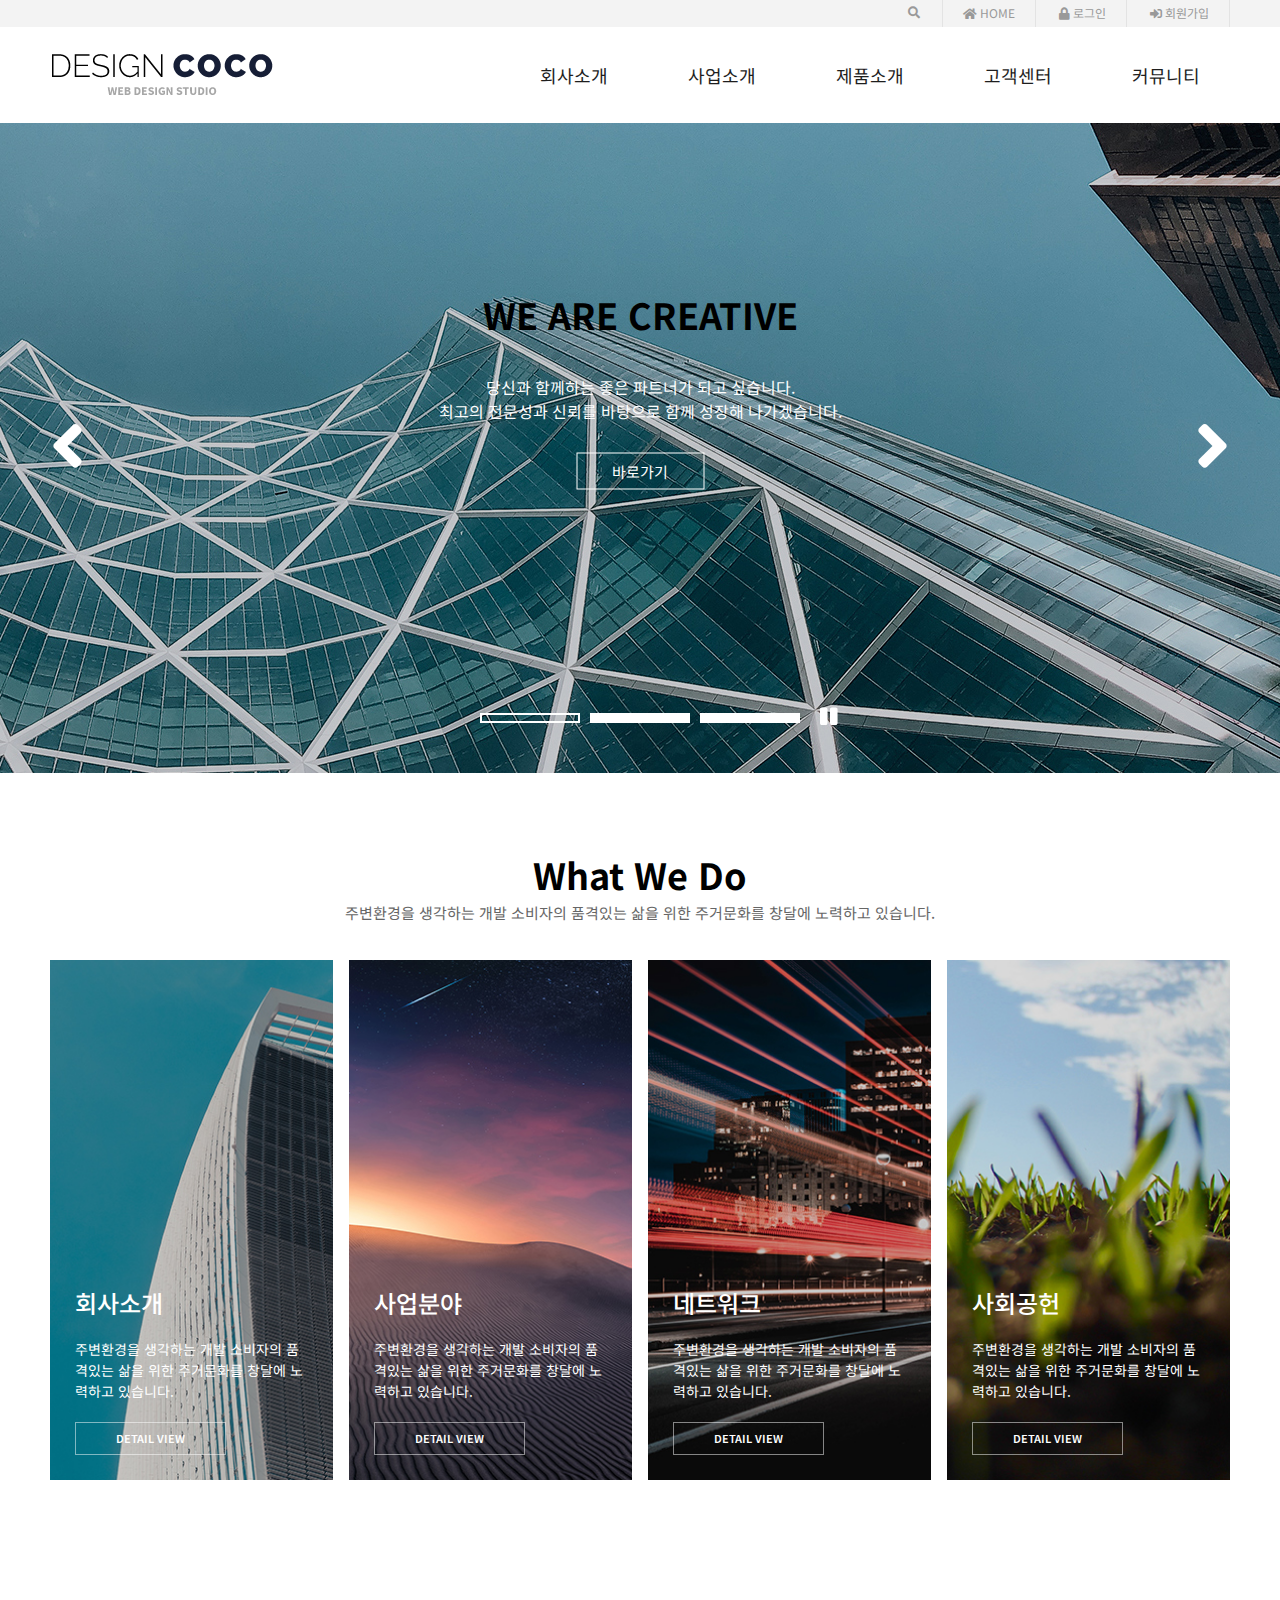
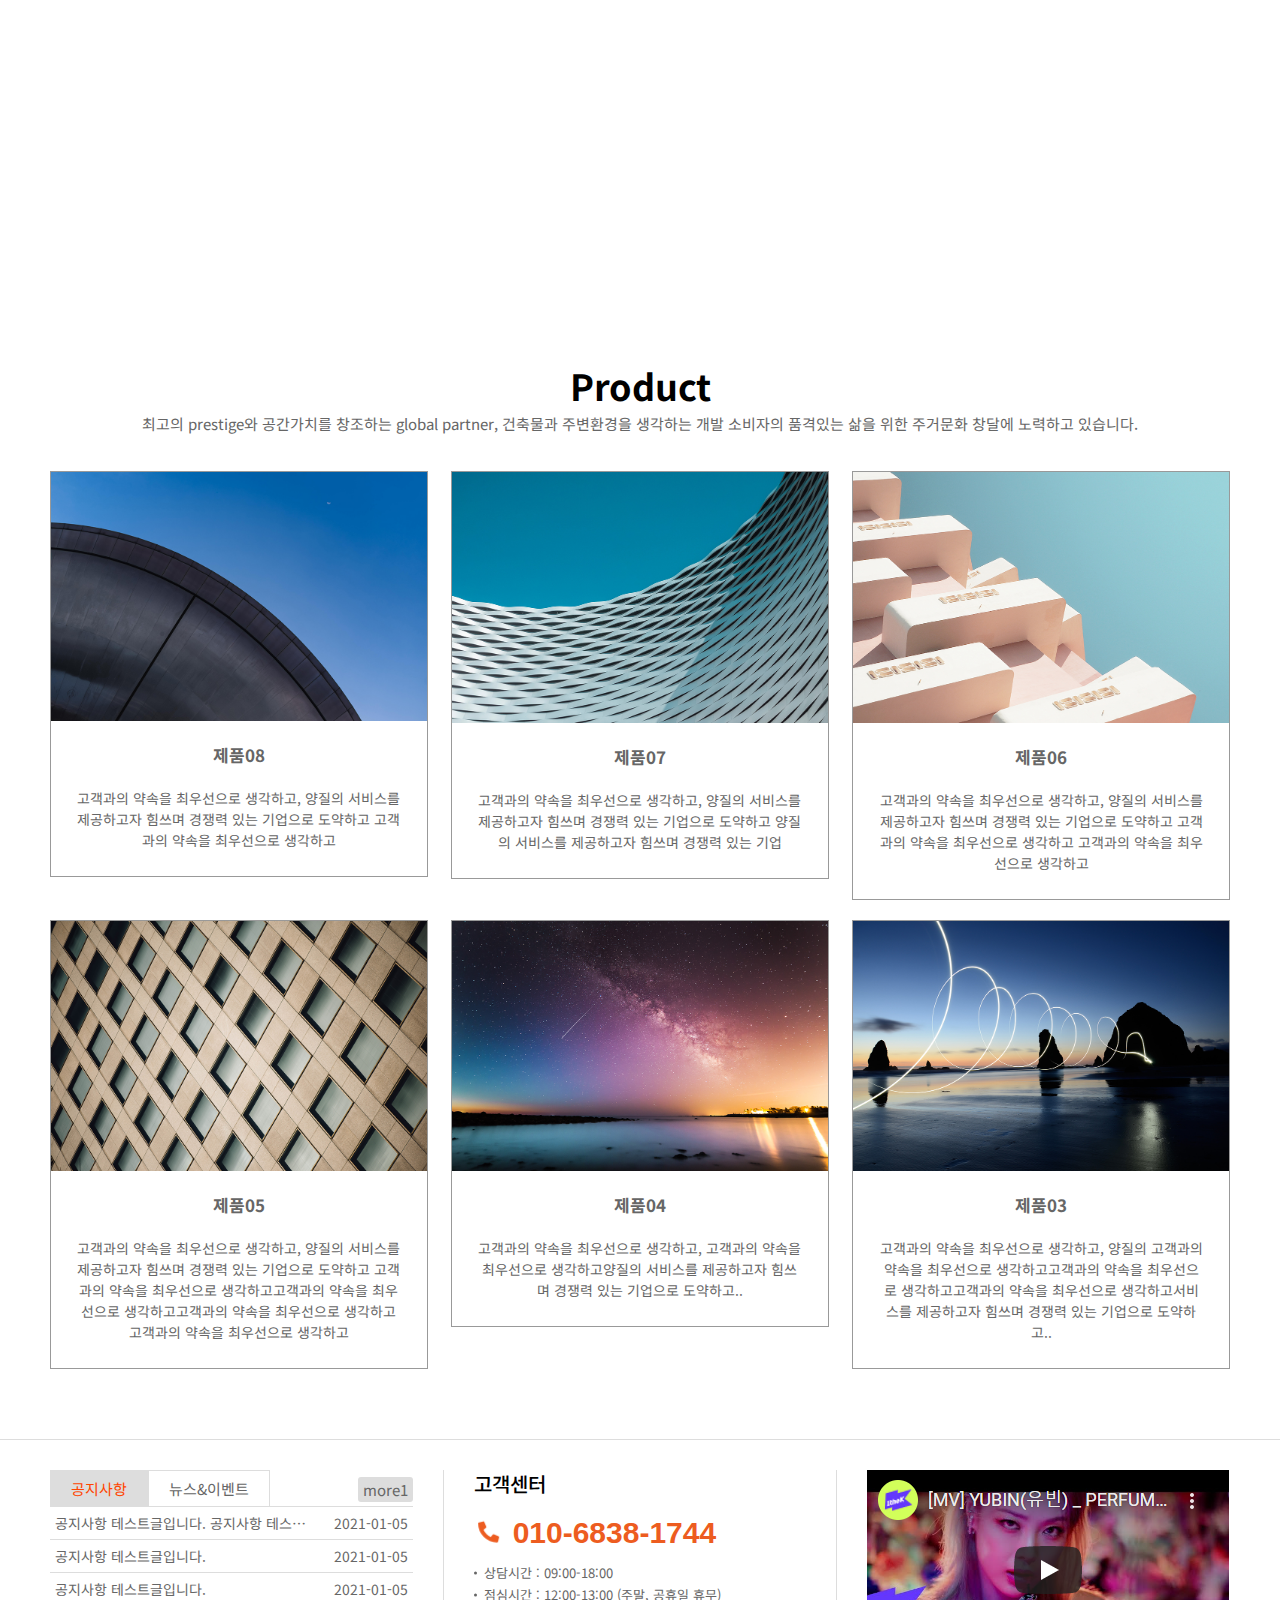
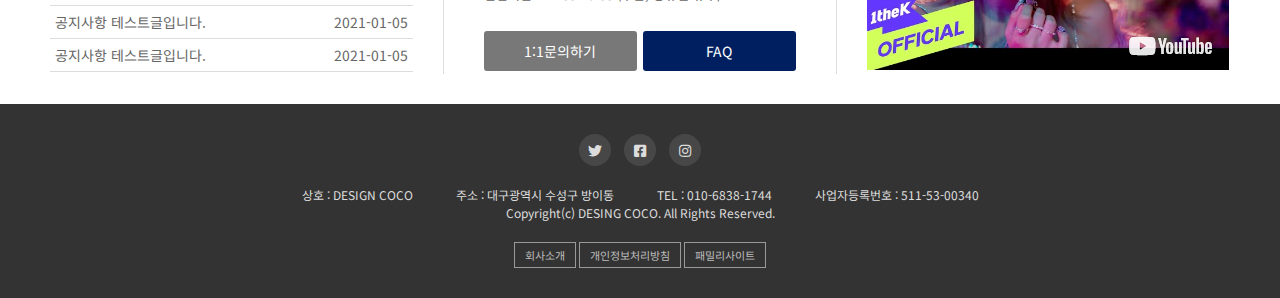
<file: index.html>
<!DOCTYPE html>
<html lang="ko">
<head>
    <meta charset="UTF-8">
    <meta name="viewport" content="width=device-width, initial-scale=1.0">
    <link rel="stylesheet" href="css/reset.css">
    <link rel="stylesheet" href="https://use.fontawesome.com/releases/v5.7.0/css/all.css">
    <link rel="stylesheet" href="css/animate.css">
    <link rel="stylesheet" href="css/slick.css">
    <link rel="stylesheet" href="css/index.css">
    <link rel="stylesheet" href="css/common.css">
    <link rel="stylesheet" href="css/rwdindex.css">
    <title>디자인코코</title>
    <script src="js/jquery-3.5.1.min.js"></script>
    <script src="js/slick.min.js"></script>
</head>

<!-- 1025px 이상에서는 기존스타일을 유지하시오. -->
<!-- 1024px 이하부터 햄버거 버튼(웹폰트아이콘)으로 네비게이션을 컨트롤하시오. 
    2단계 메뉴는 1단계 클릭했을때 나타나게 하시오. -->

<body>


    <div id="wrap">
        <header id="header">
            <div class="top_menu">
                <div class="row">
                    <div class="search">
                        <span class="blind">검색어 입력</span>
                        <input type="text" id="sbox" placeholder="검색어 입력">
                        <label for="sbox"><i class="fas fa-search"></i></label>
                    </div>
                    <a href="index.html"><i class="fas fa-home"></i> HOME</a>
                    <a href="#none"><i class="fas fa-lock"></i> 로그인</a>
                    <a href="join.html"><i class="fas fa-sign-in-alt"></i> 회원가입</a>
                </div>
            </div>
            <div class="row">
                <h1><a href="index.html"><img src="img/logo.png" alt="디자인코코"></a></h1>
                <div class="open">
                    <span class="blind">메뉴열기</span>
                    <i class='fas fa-bars'></i>
                </div>
                <nav id="nav">
                    <ul class="depth1 cf">
                        <li>
                            <a href="company.html">회사소개</a>
                            <ul class="depth2">
                                <li><a href="company.html">회사소개</a></li>
                                <li><a href="#none">CEO 인사말</a></li>
                                <li><a href="#none">회사연혁</a></li>
                                <li><a href="#none">오시는 길</a></li>
                            </ul>
                        </li>
                        <li>
                            <a href="#none">사업소개</a>
                            <ul class="depth2">
                                <li><a href="#none">사업분야</a></li>
                                <li><a href="#none">사업분야2</a></li>
                                <li><a href="#none">인증서</a></li>
                                <li><a href="#none">파트너</a></li>
                            </ul>
                        </li>
                        <li>
                            <a href="#none">제품소개</a>
                            <ul class="depth2">
                                <li><a href="#none">제품 01</a></li>
                                <li><a href="#none">제품 02</a></li>
                                <li><a href="#none">제품 03</a></li>
                                <li><a href="#none">제품 04</a></li>
                                <li><a href="#none">제품 05</a></li>
                            </ul>
                        </li>
                        <li>
                            <a href="#none">고객센터</a>
                            <ul class="depth2">
                                <li><a href="#none">고객상담</a></li>
                                <li><a href="#none">문의게시판</a></li>
                                <li><a href="#none">공지사항</a></li>
                            </ul>
                        </li>
                        <li>
                            <a href="#none">커뮤니티</a>
                            <ul class="depth2">
                                <li><a href="#none">FAQ</a></li>
                                <li><a href="#none">이벤트</a></li>
                            </ul>
                        </li>
                    </ul>
                </nav>
                <div class="close">
                    <span class="blind">메뉴열기</span>
                    <i class='fas fa-times'></i>
                </div>
            </div>
            
        </header>
        <section id="section">
            <article class="article1">
                <div class="slide-group">
                    <div class="slide slide1">
                        <div class="slide_text">
                            <h2>WE ARE CREATIVE</h2>
                            <p>당신과 함께하는 좋은 파트너가 되고 싶습니다.<br>
                                최고의 전문성과 신뢰를 바탕으로 함께 성장해 나가겠습니다. </p>
                            <a href="#none">바로가기</a>
                        </div>
                    </div>
                    <div class="slide slide2">
                        <div class="slide_text">
                            <h2>자연에 가치를 더하다</h2>
                            <p>당신과 함께하는 좋은 파트너가 되고 싶습니다.<br>
                                최고의 전문성과 신뢰를 바탕으로 함께 성장해 나가겠습니다. </p>
                            <a href="#none">바로가기</a>
                        </div>
                    </div>
                    <div class="slide slide3">
                        <div class="slide_text">
                            <h2>기술과 경험의 융합, 미래를 위한 변화</h2>
                            <p>당신과 함께하는 좋은 파트너가 되고 싶습니다.<br>
                                최고의 전문성과 신뢰를 바탕으로 함께 성장해 나가겠습니다. </p>
                            <a href="#none">바로가기</a>
                        </div>
                    </div>
                </div>
                <button type="button" class="plpa"><i class="fas fa-pause"></i></button>
            </article>
            <article class="article2 row">
                    <h2>What We Do</h2>
                    <p>주변환경을 생각하는 개발 소비자의 품격있는 삶을 위한 주거문화를 창달에 노력하고 있습니다.</p>
                    <ul class="cf">
                        <li>
                            <div>
                                <h3>회사소개</h3>
                                <p>주변환경을 생각하는 개발 소비자의 품격있는 삶을 위한 주거문화를 창달에 노력하고 있습니다.</p>
                                <a href="#none">DETAIL VIEW</a>
                            </div>
                        </li>
                        <li>
                            <div>
                                <h3>사업분야</h3>
                                <p>주변환경을 생각하는 개발 소비자의 품격있는 삶을 위한 주거문화를 창달에 노력하고 있습니다.</p>
                                <a href="#none">DETAIL VIEW</a>
                            </div>
                        </li>
                        <li>
                            <div>
                                <h3>네트워크</h3>
                                <p>주변환경을 생각하는 개발 소비자의 품격있는 삶을 위한 주거문화를 창달에 노력하고 있습니다.</p>
                                <a href="#none">DETAIL VIEW</a>
                            </div>
                        </li>
                        <li>
                            <div>
                                <h3>사회공헌</h3>
                                <p>주변환경을 생각하는 개발 소비자의 품격있는 삶을 위한 주거문화를 창달에 노력하고 있습니다.</p>
                                <a href="#none">DETAIL VIEW</a>
                            </div>
                        </li>
                    </ul>
            </article>
            <article class="article3">
                <div class="row">
                    <h2>자연에서 온 재료와 친환경을 향한 혁신</h2>
                    <p>사람에게 시각적인 안정을 제공하는 것 등의 실천을 통해 모두가 편안히 호흡하여 쉴 수 있는 공간을 제공하려 합니다.</p>
                    <a href="#none">자세히보기 >></a>
                </div>
            </article>
            <article class="article4 row">
                    <h2>Product</h2>
                    <p>최고의 prestige와 공간가치를 창조하는 global partner, 건축물과 주변환경을 생각하는 개발 소비자의 품격있는 삶을 위한 주거문화 창달에 노력하고
                        있습니다. </p>
                    <ul class="cf">
                        <li>
                            <div>
                                <img src="img/2014214025_p01.jpg" alt="">
                                <div class="zoom">
                                    <a href="#none"><i class="fas fa-search"></i></a>
                                    <a href="./img/a.pdf" download><i class="fas fa-download"></i></a>
                                </div>
                            </div>
                            <h4>제품08</h4>
                            <p>고객과의 약속을 최우선으로 생각하고, 양질의 서비스를 제공하고자 힘쓰며 경쟁력 있는 기업으로 도약하고 고객과의 약속을 최우선으로 생각하고</p>
                        </li>
                        <li>
                            <div>
                                <img src="img/318183899_p02.jpg" alt="">
                                <div class="zoom"><i class="fas fa-search"></i></div>
                            </div>
                            <h4>제품07</h4>
                            <p>고객과의 약속을 최우선으로 생각하고, 양질의 서비스를 제공하고자 힘쓰며 경쟁력 있는 기업으로 도약하고 양질의 서비스를 제공하고자 힘쓰며 경쟁력 있는 기업 </p>
                        </li>
                        <li>
                            <div>
                                <img src="img/348716429_p03.jpg" alt="">
                                <div class="zoom"><i class="fas fa-search"></i></div>
                            </div>
                            <h4>제품06</h4>
                            <p>고객과의 약속을 최우선으로 생각하고, 양질의 서비스를 제공하고자 힘쓰며 경쟁력 있는 기업으로 도약하고 고객과의 약속을 최우선으로 생각하고 고객과의 약속을 최우선으로 생각하고</p>
                        </li>
                        <li>
                            <div>
                                <img src="img/1264802078_p04.jpg" alt="">
                                <div class="zoom"><i class="fas fa-search"></i></div>
                            </div>
                            <h4>제품05</h4>
                            <p>고객과의 약속을 최우선으로 생각하고, 양질의 서비스를 제공하고자 힘쓰며 경쟁력 있는 기업으로 도약하고 고객과의 약속을 최우선으로 생각하고고객과의 약속을 최우선으로 생각하고고객과의 약속을 최우선으로 생각하고고객과의 약속을 최우선으로 생각하고</p>
                        </li>
                        <li>
                            <div>
                                <img src="img/193592240_p05.jpg" alt="">
                                <div class="zoom"><i class="fas fa-search"></i></div>
                            </div>
                            <h4>제품04</h4>
                            <p>고객과의 약속을 최우선으로 생각하고, 고객과의 약속을 최우선으로 생각하고양질의 서비스를 제공하고자 힘쓰며 경쟁력 있는 기업으로 도약하고..</p>
                        </li>
                        <li>
                            <div>
                                <img src="img/56180477_p06.jpg" alt="">
                                <div class="zoom"><i class="fas fa-search"></i></div>
                            </div>
                            <h4>제품03</h4>
                            <p>고객과의 약속을 최우선으로 생각하고, 양질의 고객과의 약속을 최우선으로 생각하고고객과의 약속을 최우선으로 생각하고고객과의 약속을 최우선으로 생각하고서비스를 제공하고자 힘쓰며 경쟁력 있는 기업으로 도약하고..</p>
                        </li>
                    </ul>
            </article>
            <article class="article5">
                <div class="row">
                    <div class="cs_board">
                        <ul class="tabmenu">
                            <li class="active">공지사항</li>
                            <li class="">뉴스&amp;이벤트</li>
                        </ul>
                        <div class="contents">
                            <div class="active">
                                <table>
                                    <caption class="blind">공지사항</caption>
                                    <colgroup>
                                        <col>
                                        <col>
                                    </colgroup>
                                    <tbody>
                                        <tr>
                                            <td>공지사항 테스트글입니다. 공지사항 테스트글입니다. 공지사항 테스트글입니다.</td>
                                            <td>2021-01-05</td>
                                        </tr>
                                        <tr>
                                            <td>공지사항 테스트글입니다.</td>
                                            <td>2021-01-05</td>
                                        </tr>
                                        <tr>
                                            <td>공지사항 테스트글입니다.</td>
                                            <td>2021-01-05</td>
                                        </tr>
                                        <tr>
                                            <td>공지사항 테스트글입니다.</td>
                                            <td>2021-01-05</td>
                                        </tr>
                                        <tr>
                                            <td>공지사항 테스트글입니다.</td>
                                            <td>2021-01-05</td>
                                        </tr>
                                    </tbody>
                                </table>
                                <a href="#none" class="more">more1</a>
                            </div>
                            <div class="">
                                <table>
                                    <caption class="blind">뉴스이벤트</caption>
                                    <colgroup>
                                        <col>
                                        <col>
                                    </colgroup>
                                    <tbody>
                                        <tr>
                                            <td>뉴스이벤트 테스트글입니다. 공지사항 테스트글입니다. 공지사항 테스트글입니다.</td>
                                            <td>2021-01-05</td>
                                        </tr>
                                        <tr>
                                            <td>공지사항 테스트글입니다.</td>
                                            <td>2021-01-05</td>
                                        </tr>
                                        <tr>
                                            <td>공지사항 테스트글입니다.</td>
                                            <td>2021-01-05</td>
                                        </tr>
                                        <tr>
                                            <td>공지사항 테스트글입니다.</td>
                                            <td>2021-01-05</td>
                                        </tr>
                                        <tr>
                                            <td>공지사항 테스트글입니다.</td>
                                            <td>2021-01-05</td>
                                        </tr>
                                    </tbody>
                                </table>
                                <a href="#none" class="more">more2</a>
                            </div>
                        </div>
                    </div>
                    <div class="cs_center">
                        <h4>고객센터</h4>
                        <div class="cs-box">
                            <ul>
                               <li class="tel_num"><i class="fas fa-phone"></i> <a href="tel:010-6838-1744">010-6838-1744</a></li>
                               <li>상담시간 : 09:00-18:00</li>
                               <li>점심시간 : 12:00-13:00 (주말, 공휴일 휴무)</li>
                               <li class="cs-btn"><a href="#none" class="cs-btn">1:1문의하기</a> <a href="#none" target="_blank" class="cs-btn2">FAQ</a></li>
                            </ul>
                        </div>
                    </div>
                    <div class="cs_movie">
                        <div class="tubewrap">
                            <!-- 컨트롤러(controls=1), 음소거(mute=1), 자동재생(autoplay=1), 추천영상끄기(rel=0) -->
                            <!-- <iframe width="100%" height="100%" src="https://www.youtube.com/embed/h7C3RyiZfYs?controls=0&amp;mute=1&amp;autoplay=1&amp;rel=0" frameborder="0" allow="accelerometer; autoplay; clipboard-write; encrypted-media; gyroscope; picture-in-picture" allowfullscreen></iframe> -->
                            <img src="./img/20210223_090434.png" alt="">
                        </div>
                    </div>
                </div>
            </article>
        </section>
        <footer id="footer">
            <div class="row">
                <div class="sns">
                    <a href="#none"><i class="fab fa-twitter"></i><span class="blind">트위터</span></a>
                    <a href="#none"><i class="fab fa-facebook-square"></i><span class="blind">페이스북</span></a>
                    <a href="#none"><i class="fab fa-instagram"></i><span class="blind">인스타그램</span></a>
                </div>
                <div class="info">
                    <address>
                        <span>상호 : DESIGN COCO</span>
                        <span>주소 : 대구광역시 수성구 방이동</span>
                        <span>TEL : 010-6838-1744</span>
                        <span>사업자등록번호 : 511-53-00340</span>
                    </address>
                    <p>Copyright(c) DESING COCO. All Rights Reserved.</p>
                </div>

                <div class="privacy">
                    <a href="#none">회사소개</a>
                    <a href="#none">개인정보처리방침</a>
                    <span class="fam">패밀리사이트
                        <ul>
                            <li><a href="#none">패밀리1</a></li>
                            <li><a href="#none">패밀리2</a></li>
                            <li><a href="#none">패밀리3</a></li>
                            <li><a href="#none">패밀리4</a></li>
                        </ul>
                    </span>
                </div>

            </div>
        </footer>
    </div>
    


    <script src="js/common.js"></script>
    <script src="js/index.js"></script>

</body>

</html>
</file>
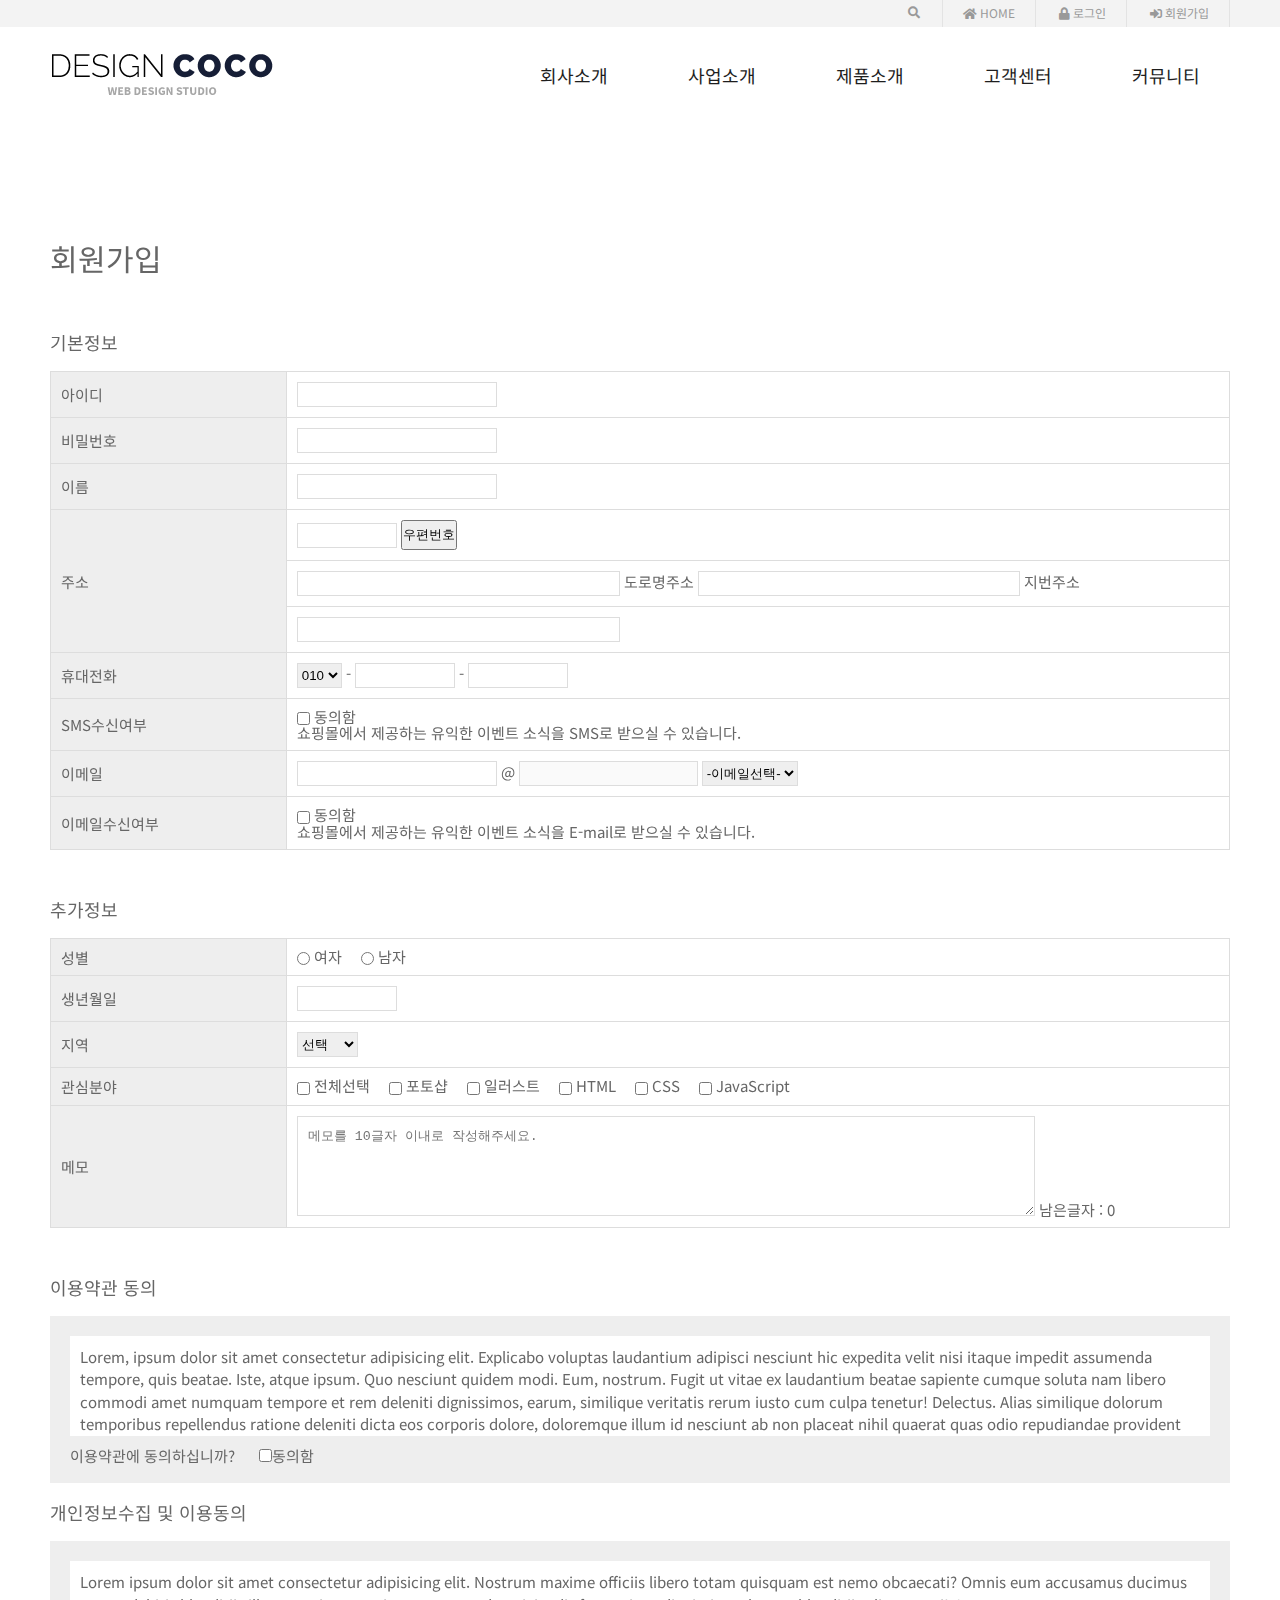
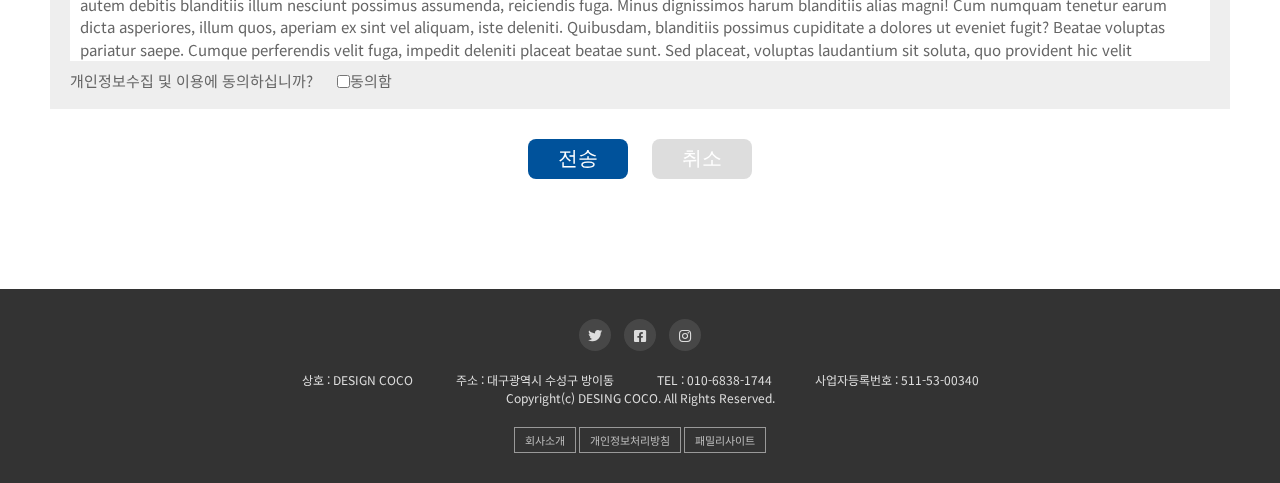
<file: join.html>
<!DOCTYPE html>
<html lang="ko">
<head>
    <meta charset="UTF-8">
    <meta name="viewport" content="width=device-width, initial-scale=1.0">
    <link rel="stylesheet" href="css/reset.css">
    <link rel="stylesheet" href="https://use.fontawesome.com/releases/v5.7.0/css/all.css">
    <link rel="stylesheet" href="css/animate.css">
    <link rel="stylesheet" href="css/jquery-ui.css">
    <link rel="stylesheet" href="css/common.css">
    <link rel="stylesheet" href="css/join.css">
    <link rel="stylesheet" href="css/rwdindex.css">
    <title>디자인코코</title>
    <script src="js/jquery-3.5.1.min.js"></script>
    <script src="js/jquery-ui.min.js"></script>
    <script src="http://dmaps.daum.net/map_js_init/postcode.v2.js"></script>

</head>

<!-- 1025px 이상에서는 기존스타일을 유지하시오. -->
<!-- 1024px 이하부터 햄버거 버튼(웹폰트아이콘)으로 네비게이션을 컨트롤하시오. 
    2단계 메뉴는 1단계 클릭했을때 나타나게 하시오. -->

<body>


    <div id="wrap">
        <header id="header">
            <div class="top_menu">
                <div class="row">
                    <div class="search">
                        <span class="blind">검색어 입력</span>
                        <input type="text" id="sbox" placeholder="검색어 입력">
                        <label for="sbox"><i class="fas fa-search"></i></label>
                    </div>
                    <a href="index.html"><i class="fas fa-home"></i> HOME</a>
                    <a href="#none"><i class="fas fa-lock"></i> 로그인</a>
                    <a href="join.html"><i class="fas fa-sign-in-alt"></i> 회원가입</a>
                </div>
            </div>
            <div class="row">
                <h1><a href="index.html"><img src="img/logo.png" alt="디자인코코"></a></h1>
                <div class="open">
                    <span class="blind">메뉴열기</span>
                    <i class='fas fa-bars'></i>
                </div>
                <nav id="nav">
                    <ul class="depth1 cf">
                        <li>
                            <a href="company.html">회사소개</a>
                            <ul class="depth2">
                                <li><a href="company.html">회사소개</a></li>
                                <li><a href="#none">CEO 인사말</a></li>
                                <li><a href="#none">회사연혁</a></li>
                                <li><a href="#none">오시는 길</a></li>
                            </ul>
                        </li>
                        <li>
                            <a href="#none">사업소개</a>
                            <ul class="depth2">
                                <li><a href="#none">사업분야</a></li>
                                <li><a href="#none">사업분야2</a></li>
                                <li><a href="#none">인증서</a></li>
                                <li><a href="#none">파트너</a></li>
                            </ul>
                        </li>
                        <li>
                            <a href="#none">제품소개</a>
                            <ul class="depth2">
                                <li><a href="#none">제품 01</a></li>
                                <li><a href="#none">제품 02</a></li>
                                <li><a href="#none">제품 03</a></li>
                                <li><a href="#none">제품 04</a></li>
                                <li><a href="#none">제품 05</a></li>
                            </ul>
                        </li>
                        <li>
                            <a href="#none">고객센터</a>
                            <ul class="depth2">
                                <li><a href="#none">고객상담</a></li>
                                <li><a href="#none">문의게시판</a></li>
                                <li><a href="#none">공지사항</a></li>
                            </ul>
                        </li>
                        <li>
                            <a href="#none">커뮤니티</a>
                            <ul class="depth2">
                                <li><a href="#none">FAQ</a></li>
                                <li><a href="#none">이벤트</a></li>
                            </ul>
                        </li>
                    </ul>
                </nav>
                <div class="close">
                    <span class="blind">메뉴열기</span>
                    <i class='fas fa-times'></i>
                </div>
            </div>
            
        </header>
        <section id="section" class="joinPage">
            <div class="joinBox row">
                <h2>회원가입</h2>
                <form action="#none" method="post"><!--post가 보안이 더 잘됨-->
                    <fieldset>
                        <legend>기본정보</legend>
                        <h3>기본정보</h3>
                        <table>
                            <colgroup>
                                <col>
                                <col>
                            </colgroup>
                            <tbody>
                                <tr>
                                    <th><label for="idbox">아이디</label></th>
                                    <td>
                                        <input type="text" id="idbox" name="idbox">
                                    </td>
                                </tr>
                                <tr>
                                    <th><label for="pwbox">비밀번호</label></th>
                                    <td>
                                        <input type="text" id="pwbox" name="pwbox">
                                    </td>
                                </tr>
                                <tr>
                                    <th><label for="irum">이름</label></th>
                                    <td>
                                        <input type="text" id="irum" name="irum">
                                    </td>
                                </tr>
                                <tr>
                                    <th rowspan="3"><label for="zipcode">주소</label></th>
                                    <td>
                                        <input type="text" id="zipcode" name="zipcode">
                                        <button type="button" onclick="sample4_execDaumPostcode()">우편번호</button>
                                    </td>
                                </tr>
                                <tr>
                                    <td>
                                        <input type="text" id="addr1" name="addr1"> 도로명주소
                                        <input type="text" id="addr2" name="addr2"> 지번주소
                                    </td>
                                </tr>
                                <tr>
                                    <td>
                                        <input type="text" id="addr3" name="addr3"> 
                                    </td>
                                </tr>
                                <tr>
                                    <th><label for="hp">휴대전화</label></th>
                                    <td>
                                        <select name="hp" id="hp">
                                            <option value="">010</option>
                                            <option value="">011</option>
                                        </select>
                                        -
                                        <input type="text" id="hp1" name="hp1">
                                        -
                                        <input type="text" id="hp2" name="hp2">
                                    </td>
                                </tr>
                                <tr>
                                    <th><label>SMS수신여부</label></th>
                                    <td>
                                        <p><input type="checkbox" value="ok" id="sms" name="sms"><label for="sms"> 동의함</label></p>
                                        <p>쇼핑몰에서 제공하는 유익한 이벤트 소식을 SMS로 받으실 수 있습니다.</p>
                                    </td>
                                </tr>
                                <tr>
                                    <th><label for="emailid">이메일</label></th>
                                    <td>
                                        <input type="text" id="emailid" name="emailid"> @
                                        <input type="text" id="maildomain" name="maildomain" disabled ><!-- disabled 커서 비활성 -->
                                        <select id="domainlist">
                                            <option value="noselect">-이메일선택-</option>
                                            <option value="naver.com">네이버</option>
                                            <option value="daum.net">다음</option>
                                            <option value="self">직접입력</option>
                                        </select>
                                    </td>
                                </tr>
                                <tr>
                                    <th><label>이메일수신여부</label></th>
                                    <td>
                                        <p><input type="checkbox" value="ok" id="emailok" name="emailok"><label for="emailok"> 동의함</label></p>
                                        <p>쇼핑몰에서 제공하는 유익한 이벤트 소식을 E-mail로 받으실 수 있습니다.</p>
                                    </td>
                                </tr>
                            </tbody>
                        </table>
                    </fieldset>
                    <fieldset>
                        <legend>추가정보</legend>
                        <h3>추가정보</h3>
                        <table>
                            <colgroup>
                                <col>
                                <col>
                            </colgroup>
                            <tbody>
                                <tr>
                                    <th>성별</th>
                                    <td>
                                        <input type="radio" id="female" name="gender" value="w"> <label for="female">여자</label>
                                        <input type="radio" id="male" name="gender" value="m"> <label for="male">남자</label>
                                    </td>
                                </tr>
                                <tr>
                                    <th><label for="birth">생년월일</label></th>
                                    <td>
                                        <input type="text" id="birth" name="birth" required>
                                    </td>
                                </tr>
                                <tr>
                                    <th><label for="local">지역</label></th>
                                    <td>
                                        <select name="local" id="local">
                                            <option>선택</option>
                                            <option value="서울">서울</option>
                                            <option value="경기도">경기도</option>
                                            <option value="경상도">경상도</option>
                                            <option value="전라도">전라도</option>
                                        </select>
                                    </td>
                                </tr>
                                <tr>
                                    <th>관심분야</th>
                                    <td>
                                        <input type="checkbox" id="all"> <label for="all">전체선택</label>
                                        <input type="checkbox" name="co1" id="co1" value="포토샵"> <label for="co1">포토샵</label>
                                        <input type="checkbox" name="co2" id="co2" value="일러스트"> <label for="co2">일러스트</label>
                                        <input type="checkbox" name="co3" id="co3" value="HTML"> <label for="co3">HTML</label>
                                        <input type="checkbox" name="co4" id="co4" value="CSS"> <label for="co4">CSS</label>
                                        <input type="checkbox" name="co5" id="co5" value="JavaScript"> <label for="co5">JavaScript</label>
                                    </td>
                                </tr>
                                <tr>
                                    <th><label for="memo">메모</label></th>
                                    <td>
                                        <textarea name="memo" id="memo" maxlength="20" placeholder="메모를 10글자 이내로 작성해주세요."></textarea>
                                        남은글자 : <span class="remain">0</span>
                                    </td>
                                </tr>
                            </tbody>
                        </table>
                    </fieldset>
                    <fieldset>
                        <legend>이용약관 동의</legend>
                        <h3>이용약관 동의</h3>
                        <div class="agree">
                            <div class="guide">
                                Lorem, ipsum dolor sit amet consectetur adipisicing elit. Explicabo voluptas laudantium adipisci nesciunt hic expedita velit nisi itaque impedit assumenda tempore, quis beatae. Iste, atque ipsum. Quo nesciunt quidem modi.
                                Eum, nostrum. Fugit ut vitae ex laudantium beatae sapiente cumque soluta nam libero commodi amet numquam tempore et rem deleniti dignissimos, earum, similique veritatis rerum iusto cum culpa tenetur! Delectus.
                                Alias similique dolorum temporibus repellendus ratione deleniti dicta eos corporis dolore, doloremque illum id nesciunt ab non placeat nihil quaerat quas odio repudiandae provident enim? Beatae, non omnis! Excepturi, iure.
                                Quis quibusdam at odio cum mollitia possimus excepturi reiciendis ipsam. Corrupti nisi quae tempora, temporibus hic iusto ex aliquid. Recusandae ipsum praesentium rerum nulla, omnis consequuntur deserunt obcaecati sint itaque.
                                Nisi temporibus accusamus non excepturi pariatur, illum optio incidunt deleniti! Asperiores minus odio et perspiciatis debitis repellat aliquid, dolorum, laboriosam ad magnam eius qui natus? Officia suscipit illum facere quibusdam.
                                Delectus quam illo culpa sequi repudiandae atque! Nesciunt praesentium nemo earum tenetur saepe sed dicta in minus debitis, dolor ex libero velit suscipit commodi dolore mollitia vero esse nisi incidunt!
                                Cum harum eaque dolor, explicabo maxime nisi quae consequuntur, voluptate esse temporibus eveniet commodi! Iure ipsa ab fugit laudantium aliquid exercitationem? Repellat beatae saepe repudiandae, eaque deserunt quam non atque?
                                Doloribus provident nobis quidem eaque. Consequuntur voluptas, delectus voluptatum dolores velit illo laborum quam dolorem, similique, neque sint consectetur magnam eligendi aliquid unde rem perferendis ad qui voluptates ipsum maiores?
                                Enim eveniet veritatis, odio vitae voluptates consequuntur quis modi delectus porro tenetur reprehenderit quasi perspiciatis mollitia distinctio, deserunt atque! Illo possimus cupiditate ipsum ducimus quaerat fugiat, delectus molestiae quasi repellendus.
                                Debitis voluptates harum veritatis omnis aperiam nobis maxime consectetur vel quod officia, quis quasi distinctio voluptas, dignissimos fuga animi exercitationem. Perspiciatis consectetur totam ab dignissimos? Dolorum recusandae nisi esse velit.
                            </div>
                            <p><span>이용약관에 동의하십니까?</span> <input type="checkbox" value="ok" name="guide" id="guide"><label for="guide">동의함</label></p>
                        </div>
                        <h3>개인정보수집 및 이용동의</h3>
                        <div class="agree">
                            <div class="privacy">
                                Lorem ipsum dolor sit amet consectetur adipisicing elit. Nostrum maxime officiis libero totam quisquam est nemo obcaecati? Omnis eum accusamus ducimus autem debitis blanditiis illum nesciunt possimus assumenda, reiciendis fuga.
                                Minus dignissimos harum blanditiis alias magni! Cum numquam tenetur earum dicta asperiores, illum quos, aperiam ex sint vel aliquam, iste deleniti. Quibusdam, blanditiis possimus cupiditate a dolores ut eveniet fugit?
                                Beatae voluptas pariatur saepe. Cumque perferendis velit fuga, impedit deleniti placeat beatae sunt. Sed placeat, voluptas laudantium sit soluta, quo provident hic velit explicabo qui sunt fugiat architecto fugit ducimus!
                                Iure recusandae fugit quo sint accusantium excepturi velit totam itaque officia! Culpa, consectetur. Recusandae, earum fugit dolore ab, veniam maxime nostrum cupiditate quasi modi nulla optio aliquid ut molestiae necessitatibus?
                                Eum obcaecati adipisci vel aperiam at nemo consequuntur animi nulla, saepe ad autem fugit. Ipsam neque suscipit dignissimos cupiditate non rem aut perferendis adipisci. Magnam qui libero dolore corrupti saepe?
                                Non, earum ipsam voluptatibus placeat iure incidunt dolores blanditiis illum tempore natus adipisci quam nisi voluptatum itaque explicabo sapiente rem inventore debitis eligendi ratione temporibus et. Explicabo voluptatum laboriosam deserunt.
                                Repudiandae aperiam ab blanditiis velit incidunt cum. Placeat quaerat, eum dignissimos at deleniti tempore, aliquid dicta id debitis rem dolores hic quos atque laborum in omnis ea. Tempora, nihil ea.
                                Quod esse velit rem a, quibusdam magnam tempore libero temporibus? Praesentium, sed natus sit nesciunt maiores dolorum. Quam nisi molestias consectetur. Ad aliquam, ullam quasi quod velit animi nobis similique.
                                Illo eum nesciunt optio ipsa numquam dolorum quidem est error minus deleniti, vero molestiae, laudantium dolores consequuntur iusto. Minus, sequi! Ab accusamus sequi assumenda velit natus voluptatem magni nesciunt eum?
                                Voluptate autem exercitationem necessitatibus, dolorem quas minima aliquam ex molestiae totam dignissimos nobis sunt suscipit, deserunt aperiam? Cupiditate non debitis sequi recusandae! Qui incidunt obcaecati molestias ratione, repellat suscipit perferendis!
                            </div>
                            <p><span>개인정보수집 및 이용에 동의하십니까?</span> <input type="checkbox" value="ok" name="privacy" id="privacy"><label for="privacy">동의함</label></p>
                        </div>
                    </fieldset>
                    
                    <div class="btn">
                        <button type="submit">전송</button>
                        <button type="reset">취소</button>
                    </div>
                </form>
            </div>
        </section>
        <footer id="footer">
            <div class="row">
                <div class="sns">
                    <a href="#none"><i class="fab fa-twitter"></i><span class="blind">트위터</span></a>
                    <a href="#none"><i class="fab fa-facebook-square"></i><span class="blind">페이스북</span></a>
                    <a href="#none"><i class="fab fa-instagram"></i><span class="blind">인스타그램</span></a>
                </div>
                <div class="info">
                    <address>
                        <span>상호 : DESIGN COCO</span>
                        <span>주소 : 대구광역시 수성구 방이동</span>
                        <span>TEL : 010-6838-1744</span>
                        <span>사업자등록번호 : 511-53-00340</span>
                    </address>
                    <p>Copyright(c) DESING COCO. All Rights Reserved.</p>
                </div>

                <div class="privacy">
                    <a href="#none">회사소개</a>
                    <a href="#none">개인정보처리방침</a>
                    <span class="fam">패밀리사이트
                        <ul>
                            <li><a href="#none">패밀리1</a></li>
                            <li><a href="#none">패밀리2</a></li>
                            <li><a href="#none">패밀리3</a></li>
                            <li><a href="#none">패밀리4</a></li>
                        </ul>
                    </span>
                </div>

            </div>
        </footer>
    </div>
    


    <script src="js/common.js"></script>
    <script src="js/join.js"></script>


    <script>
        // 우편번호 찾기
    function sample4_execDaumPostcode() {
        new daum.Postcode({
        oncomplete: function(data) {
            // 팝업에서 검색결과 항목을 클릭했을때 실행할 코드를 작성하는 부분.

            // 도로명 주소의 노출 규칙에 따라 주소를 표시한다.
            // 내려오는 변수가 값이 없는 경우엔 공백('')값을 가지므로, 이를 참고하여 분기 한다.
            var roadAddr = data.roadAddress; // 도로명 주소 변수
            var extraRoadAddr = ''; // 참고 항목 변수

            // 법정동명이 있을 경우 추가한다. (법정리는 제외)
            // 법정동의 경우 마지막 문자가 "동/로/가"로 끝난다.
            if(data.bname !== '' && /[동|로|가]$/g.test(data.bname)){
                extraRoadAddr += data.bname;
            }
            // 건물명이 있고, 공동주택일 경우 추가한다.
            if(data.buildingName !== '' && data.apartment === 'Y'){
               extraRoadAddr += (extraRoadAddr !== '' ? ', ' + data.buildingName : data.buildingName);
            }
            // 표시할 참고항목이 있을 경우, 괄호까지 추가한 최종 문자열을 만든다.
            if(extraRoadAddr !== ''){
                extraRoadAddr = ' (' + extraRoadAddr + ')';
            }

            // 우편번호와 주소 정보를 해당 필드에 넣는다.
            document.getElementById('zipcode').value = data.zonecode;
            document.getElementById("addr1").value = roadAddr;
            document.getElementById("addr2").value = data.jibunAddress;
            
            // 참고항목 문자열이 있을 경우 해당 필드에 넣는다.
            if(roadAddr !== ''){
                document.getElementById("addr3").value = extraRoadAddr;
            } else {
                document.getElementById("addr3").value = '';
            }
        }
    }).open();
}


    </script>
</body>

</html>
</file>
<file: css/index.css>
@charset "UTF-8";

.article1 { position:relative }
.article1 .slide-group { position:relative }
.article1 .plpa {
    position:absolute; bottom:44px; left:50%; 
    /* margin-left:180px;  */
    transform:translate(180px);
    color:#fff; border:none;
    background:none; font-size:20px;
}
.article1 .slide-group .slick-arrow {
    position:absolute; top:50%; transform:translateY(-50%);
    background:none; border:none;
    color:#fff; font-size:70px;
}
.article1 .slide-group .prev { left:50px; z-index:9999; }
.article1 .slide-group .next { right:50px; }
.article1 .slide-group .slick-dots {
    position:absolute; bottom:50px; width:100%; text-align:center;
}
.article1 .slide-group .slick-dots li {
    display:inline-block; margin:0 5px
}
.article1 .slide-group .slick-dots li button {
    width:100px; height:10px; background:#fff;
    border:none; color:transparent; vertical-align:middle;
}
.article1 .slide-group .slick-dots li.slick-active button {
    border:2px solid #fff; background:none
}


.article1 .slide1 { height:650px;
    background:url(../img/main_img1.jpg) no-repeat center;
    background-size:cover; position:relative; }
.article1 .slide2 { height:650px;
    background:url(../img/main_img2.jpg) no-repeat center;
    background-size:cover;  position:relative;
     }
.article1 .slide3 { height:650px;
    background:url(../img/main_img3.jpg) no-repeat center;
    background-size:cover;  position:relative;
     }
.article1 .slide_text { position:absolute; top:35%;left:50%;
    transform:translate(-50%, -50%); color:#fff; text-align:center;} 
.article1 .slide.slick-cloned .slide_text { opacity:0 } 

.article1 .slide_text h2 { font-size: 42px;line-height: 50px;
    font-weight: 800; }
.article1 .slide.slick-active .slide_text h2 { 
    animation:fadeInDown 0.5s both 0.3s;
 }
.article1 .slide_text p {font-size: 16px;line-height: 24px;
    font-weight: 400;margin:30px 0; }
.article1 .slide.slick-active .slide_text p {
    animation:fadeInRight 0.5s both 0.8s;
}    
.article1 .slide_text a { display: inline-block; padding: 10px 35px;
    border: 1px solid #FFF; font-size: 15px; font-weight: 400;}
.article1 .slide.slick-active .slide_text a { 
    animation:zoomIn 0.5s both 0.3s;
}
/* a버튼에 호버하면 배경색 background: rgba(255,255,255,0.3); */
.article1 .slide_text a:hover {background: rgba(255,255,255,0.3);}




#section h2 { color: #000; font-size: 36px; line-height: 42px; font-weight: 700;
    padding:80px 0 10px; text-align:center; }
.article2 > p, .article4 > p  { padding-bottom: 40px; text-align:center; }
.article2 li { height:520px; float:left; width:24%; margin-right:1.3333%; color:#fff;
    position:relative; 
    background-repeat: no-repeat;
    background-position: center;
    background-size:cover;
}
.article2 li::before { content:'';
    position:absolute; top:0; bottom:0; right:0; left:0;
    background:rgba(0,0,0,0.5); opacity:0; transition:all 0.4s
}   
.article2 li:hover::before {  opacity:1; }    
.article2 li:nth-child(1) { background-image:url(../img/what1.jpg) }
.article2 li:nth-child(2) { background-image:url(../img/what2.jpg) }
.article2 li:nth-child(3) { background-image:url(../img/what3.jpg) }
.article2 li:nth-child(4) { background-image:url(../img/what4.jpg); margin-right:0; }
.article2 li > div { position:absolute; bottom:25px; left:25px; 
    right:25px; transition:all 0.4s }
.article2 li:hover > div { bottom:100px;  }

.article2 li > div > h3 { font-size: 24px; line-height: 32px; font-weight: 500; }
.article2 li > div > p { padding: 20px 0; line-height:1.5; font-size:14px; }
.article2 li > div > a {  display: inline-block; padding: 10px 40px;
    border: 1px solid rgba(255,255,255,0.5); font-size: 11px; font-weight: 600 !important;
}
.article2 li > div > a:hover {background: rgba(255,255,255,0.3);}

.article3 { height:304px;
    background:url(../img/intro_bg.jpg) no-repeat center top;
    background-size:cover;
    background-attachment: fixed; /* 패럴렉스 이미지 : 스크롤시 배경이미지 고정스타일 */
    margin-top:100px; 
    color:#fff;
    text-align:center;
}
.article3 h2 { color:#fff !important; }
.article3 p { padding: 15px 0 25px;}
.article3 a { font-size:13px; padding:10px 30px; display:inline-block;
    border: 1px solid rgba(255,255,255,0.5);
}
.article3 a:hover {background: rgba(255,255,255,0.3);}

.article4 li {
    float:left; width:32%;
    margin-right:2%;
    margin-bottom:20px; 
    border:1px solid #999;
    text-align:center;
}
.article4 li:nth-child(3n) { margin-right:0 }

/* margin값이 상하로 만나면 둘 중에 큰 값 하나만 적용 */
.article4 li h4 { font-size:17px; margin:25px; font-weight:bold }
.article4 li p { font-size:14px; margin:25px; line-height:1.5 }
.article4 li > div { overflow:hidden; position:relative; }
.article4 li > div::before {
    content:''; position:absolute; top:0; left:0; 
    bottom:0; right:0; background:rgba(0,0,0,0.5);
    opacity:0; transition:all 0.4s; }
.article4 li > div:hover::before { opacity:1; z-index:9 }
.article4 li .zoom { position:absolute; top:50%;
left:50%; transform:translate(-50%, -50%); 
font-size:30px; color:#fff; opacity:0; transition:all 0.4s 0.2s; }
.article4 li > div:hover .zoom { opacity:1;  z-index:10 }
.article4 li img {  transition:all 0.5s; }
/* 호버시 ::before나 ::after 박스가 중간에 생기면 
마우스가 이미지를 가리킬 수 없으므로, 부모한테 호버했을때
이미지 스케일이 커지도록 함 */
.article4 li > div:hover > img { transform:scale(1.2) }


/* article5 구역 */
.article5 { padding:30px 0; margin-top:50px; border-top:1px solid #ddd }
.article5 .row { overflow:hidden }
.article5 .row > div { width:33.33%; float:left; }
.article5 .row > div.cs_board { padding-right:30px; }
.cs_board .tabmenu { overflow:hidden; border-bottom:1px solid #ddd }
.cs_board .tabmenu li { float:left; 
    border:1px solid #ddd; border-bottom:none;
    padding:10px 20px; cursor:pointer;
}
.cs_board .tabmenu li.active {
    background:#ddd; color:orangered;
}
.cs_board .contents > div { display:none }
.cs_board .contents > div.active { display:block }
.cs_board .contents table { font-size:14px;  }
.cs_board .contents col:nth-child(1) { width:auto }
.cs_board .contents col:nth-child(2) { width:100px }
.cs_board .contents td { border-bottom:1px solid #ddd;
    padding:9px 5px; }
.cs_board .contents td:nth-child(1) {
    white-space:nowrap; overflow:hidden;
    text-overflow: ellipsis; }
.cs_board .contents td:nth-child(2) {  text-align:right } 
.cs_board .contents { position:relative }
.cs_board .contents .more {
    position:absolute; bottom:100%; right:0; 
    padding:5px; background:#ddd; margin-bottom:5px;
    border-radius:3px; 
}


.article5 .row > div.cs_center { border-left:1px solid #ddd;
    border-right:1px solid #ddd; padding:0 30px; }
.article5 .row > div.cs_center h4 {color:#000; font-size:20px; line-height:28px; padding-bottom:15px; font-weight:500;}
.article5 .cs_center li {font-size:13px; line-height:20px; padding-left:10px; margin:2px 0; text-indent:0px; position:relative; }
.article5 .cs_center li::before {content:""; width:3px; height:3px; background:#666; border-radius:50%; position:absolute; left:0; top:50%; transform:translateY(-50%)}
.article5 .cs_center li a {text-indent:0px;}
.article5 .cs_center li.tel_num {color:#ed5c20; font-size:30px; line-height:36px; font-weight:700; font-family:'Montserrat',sans-serif; padding-bottom:10px; padding-left:0px }
.article5 .cs_center li.cs-btn::before, 
.article5 .cs_center li.tel_num::before {display:none;}
.article5 .cs_center li.cs-btn {padding-top:20px !important; padding:0; text-indent:0; margin:0; font-size:0; text-align:center;}
.article5 .cs_center li.cs-btn a {
    display: inline-block; width: 46%; margin: 1%;
    border-radius: 3px; padding: 10px; font-size: 14px;
    text-align: center; color: #FFF; }
.article5 .cs_center li.cs-btn a.cs-btn {
    background: #787878; }
.article5 .cs_center li.cs-btn a.cs-btn2 {
    background: #001f60; }
.article5 .cs_center li.tel_num i {
    transform:rotateY(180deg) scale(0.7); }


.article5 .row div.cs_movie { padding-left:30px; }
/* 유튜브 동영상 스타일 공식 */
/* .article5 .cs_movie .tubewrap {
    width:100%; padding-top:56.25%; 
    position:relative; 
}
.article5 .cs_movie .tubewrap iframe {
    position:absolute; top:0; left:0;
} */
</file>
<file: css/common.css>
@charset "UTF-8";
@import url('https://fonts.googleapis.com/css2?family=Noto+Sans+KR:wght@100;300;400;500;700;900&display=swap');

body{font-family: 'Noto Sans KR', sans-serif; color:#666; font-size:15px }
.row{max-width: 1200px; margin:0 auto; padding:0 10px }
/* #header { position:relative } */
#header.on {
    position: fixed; width: 100%; background: #fff; 
    top: 0; left: 0; z-index: 9999;
}
#header.on .top_menu { display: none; }
#header .top_menu { background:#f3f3f3; color:#999; font-size:12px; text-align:right; transition: all 0.5s; }
#header .top_menu a { padding:7px 20px; display:inline-block; border-right:1px solid #e3e3e3; }
#header .top_menu a:nth-of-type(1) { border-left:1px solid #e3e3e3; }
#header .top_menu a:hover { color: #dbb075; }
/* 검색창 */
#header .search {
    position:absolute; 
    right:320px;
    top:50%; 
    transform:translateY(-50%)
}
#header .search #sbox { border:none; text-indent:1em; width:0;  
    overflow:hidden; transition:all 0.5s;
    outline:none;
}
#header .search #sbox.on {
    width:169px;
}

/* 블록요소들을 한줄로 정렬하는 방법 : 
   1. 둘다 float정렬 : 부모한테 .cf나 overflow:hidden
   2. 둘 중에 높이가 낮은 자식을 position:absolute 정렬 : 부모한테 position:relative */
#header .row { position:relative; }
#header h1 { /* float:left;  */ padding:25px 0 }
#header .open,
#header .close { display:none }
#header #nav {  /* float:right; */ z-index:99999;
    position:absolute; top:50%; transform:translateY(-50%);
    right:0; font-size:18px; color:#1e1e1e; /* background:red; */ }
#header #nav .depth1 > li { float:left; position:relative; }
#header #nav .depth1 > li > a { padding:20px 40px; display:inline-block; }
#header #nav .depth1 > li:hover > a { color: #00529b; }
#header .depth2 { position:absolute; top:100%; left:0; 
    background:#555; font-size:14px;
    color:#fff; width:100%; text-align:center; 
    display:none; }
/* #header #nav .depth1 > li.on .depth2 { display:block; } */
#header .depth2 > li > a { padding:18px 0; display:block; 
    border-bottom:1px solid #999; }
#header .depth2 > li:last-child > a { border-bottom:none }
#header .depth2 > li:hover > a { background:#00529b; color:#dfe9fe }









#footer { margin-top:0px; background: #333;
    padding: 30px 0px; text-align: center;
    font-size: 12px; line-height: 18px;
    color:#ddd; }
#footer .sns a { font-size:14px; display:inline-block;
    width:32px; height:32px; line-height:32px;
    background:rgba(255,255,255,0.1);
    border-radius:50%;
    margin:0 5px; transition:all 0.3s }
#footer .sns a:hover {
    background:rgba(255,255,255,0.3);
}

#footer .info { padding:20px 0px }
#footer .info span { padding:5px 20px; }
#footer .privacy > a,
#footer .privacy > span
 {
    font-size:11px; padding:3px 10px;
    display:inline-block;
    border: 1px solid rgba(255,255,255,0.5);
    color:#bbb; transition:all 0.4s;
}
#footer .privacy > a:hover {
    background: #999;
    border: 1px solid #999;
    color: #FFF;
}
#footer .fam { position:relative; 
    cursor:pointer }
#footer .fam ul {
    position:absolute;
    bottom:100%; left:0;
    width:100%; padding:5px;
    background:#fff;
    color:#000;
    display:none;
}
</file>
<file: css/rwdindex.css>
@media screen and (max-width:1024px) {


    /* 검색창 */
    #header .search {
        position:absolute; 
        right:60px;
        top:63px; 
        transform:translateY(0%);
        font-size:24px; z-index:999999;
    }
    #header .search #sbox { border:none; text-indent:1em; width:0;  
        overflow:hidden; transition:all 0.5s;
        outline:none;  background:#ddd; padding:8px 0px;
    }
    #header .search #sbox.on {
        width:200px; 
    }


    #header .open,
    #header .close { 
        position:absolute; top:50%; right:20px; 
        transform:translateY(-50%);
        font-size:25px; 
    }
    #header .open.on { display:block;  }
    #header .close.on { display:block; }

    #header h1 { /* float:left;  */ padding:25px 0 }

    #header #nav {  /* float:right; */ z-index:99999;
    position:fixed; top:123px; transform:translateY(0%);
    right:-170px; font-size:18px; color:#1e1e1e; background:#fff; 
    opacity: 0; bottom: 0; width: 170px;  overflow-y: auto;}
    #header.on #nav { top: 96px;}
    /* #header #nav.on { right: 0; opacity: 1;} */

    #header #nav .depth1 > li { float:none; position:relative; }

    #header .depth2 { position:static; top:100%; left:0; 
        background:#555; font-size:14px;
        color:#fff; width:100%; text-align:center; 
        display:none; }


        
}
</file>
<file: css/join.css>
@charset "utf-8";

legend {display: none;}

.joinBox { padding-top: 80px; padding-bottom: 80px; }
.joinBox h2 { font-size: 30px; padding: 40px 0; }
.joinBox h3 { font-size: 18px; padding: 20px 0; }

.joinBox .agree { background: #eee; padding: 20px; }
.joinBox .agree > div { background: #fff; 
    height: 100px; overflow-y: auto; 
    line-height: 1.5; padding: 10px; 
    margin-bottom: 10px;
}
.joinBox .agree input { margin-left: 20px; }
.joinBox .btn { text-align: center; }
.joinBox .btn button { width: 100px; height: 40px; 
    border: none; background: #ddd;
    margin: 30px 10px; border-radius: 8px;
    color: #fff; font-size: 20px;
    cursor: pointer;
}
.joinBox .btn button[type='submit'] {
    background: #00529b;
}
.joinBox table { margin-bottom: 30px; }
.joinBox col:nth-child(1) {width: 20%; background: #eee;}
.joinBox col:nth-child(2) {width: 80%;}
.joinBox th, 
.joinBox td { border: 1px solid #ddd;
    padding: 10px; text-align: left;
    vertical-align: middle;
} 
.joinBox input[type='text'], 
.joinBox input[type='password'], 
.joinBox select {
    height: 25px; border: 1px solid #ddd;
    text-indent: 1em; vertical-align: middle;
}
.joinBox select { text-indent: 0em; }

.joinBox textarea {
    width: 80%; height: 100px;
    border: 1px solid #ddd;
    padding: 10px;
}
.joinBox #idbox,
.joinBox #pwbox,
.joinBox #irum,
.joinBox #emailid,
.joinBox #emaildomain { width: 200px; }

.joinBox #zipcode,
.joinBox #hp1,
.joinBox #hp2, 
.joinBox #birth { width: 100px; }

.joinBox #addr1,
.joinBox #addr2,
.joinBox #addr3 { width: 35%;}

.joinBox #zipcode + button { height: 30px; vertical-align: middle;}
.joinBox td label { margin-right: 15px;}
.joinBox .agree span,
.joinBox .agree input,
.joinBox .agree label { vertical-align: middle; }
</file>
